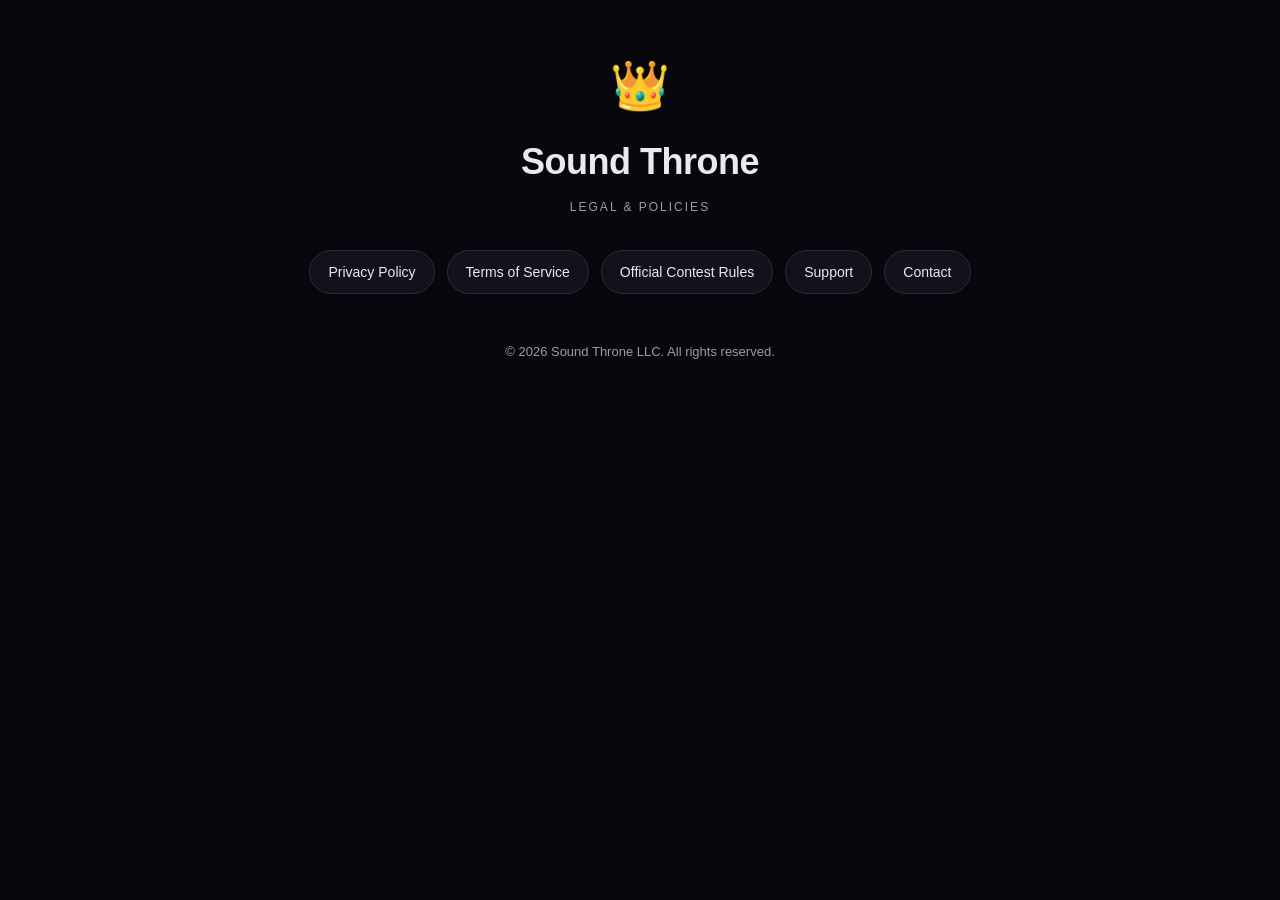
<file: index.html>
<!doctype html>
<html lang="en">
<head>
<meta charset="utf-8" />
<meta name="viewport" content="width=device-width, initial-scale=1" />
<meta name="robots" content="index,follow" />
<title>Sound Throne — Legal</title>
<link rel="stylesheet" href="style.css" />
</head>
<body>
<main>
  <header class="hero">
    <div class="crown">👑</div>
    <h1>Sound Throne</h1>
    <p class="tag">Legal &amp; Policies</p>
  </header>
  <nav class="links">
    <a href="privacy.html">Privacy Policy</a>
    <a href="terms.html">Terms of Service</a>
    <a href="terms.html#official-contest-rules">Official Contest Rules</a>
    <a href="support.html">Support</a>
    <a href="mailto:support@soundthrone.app">Contact</a>
  </nav>
  <footer>
    <p>© 2026 Sound Throne LLC. All rights reserved.</p>
  </footer>
</main>
</body>
</html>
</file>
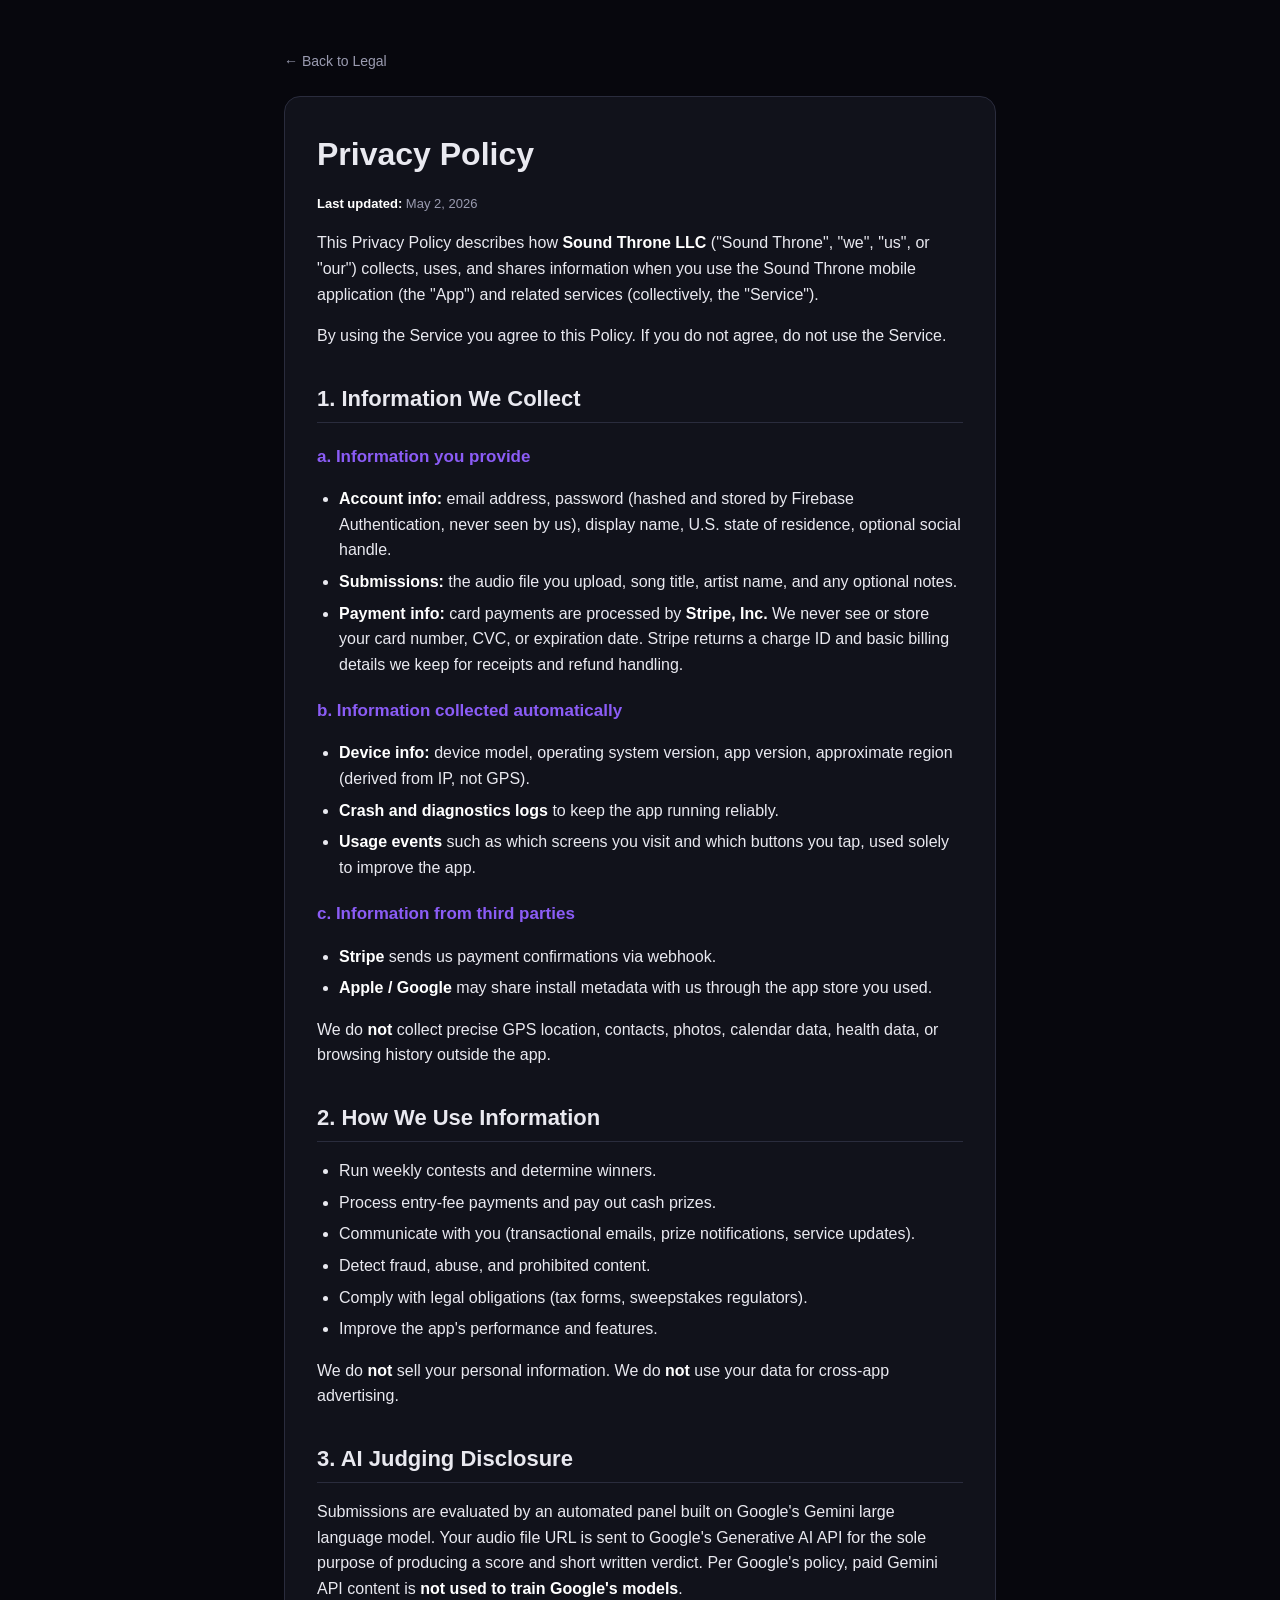
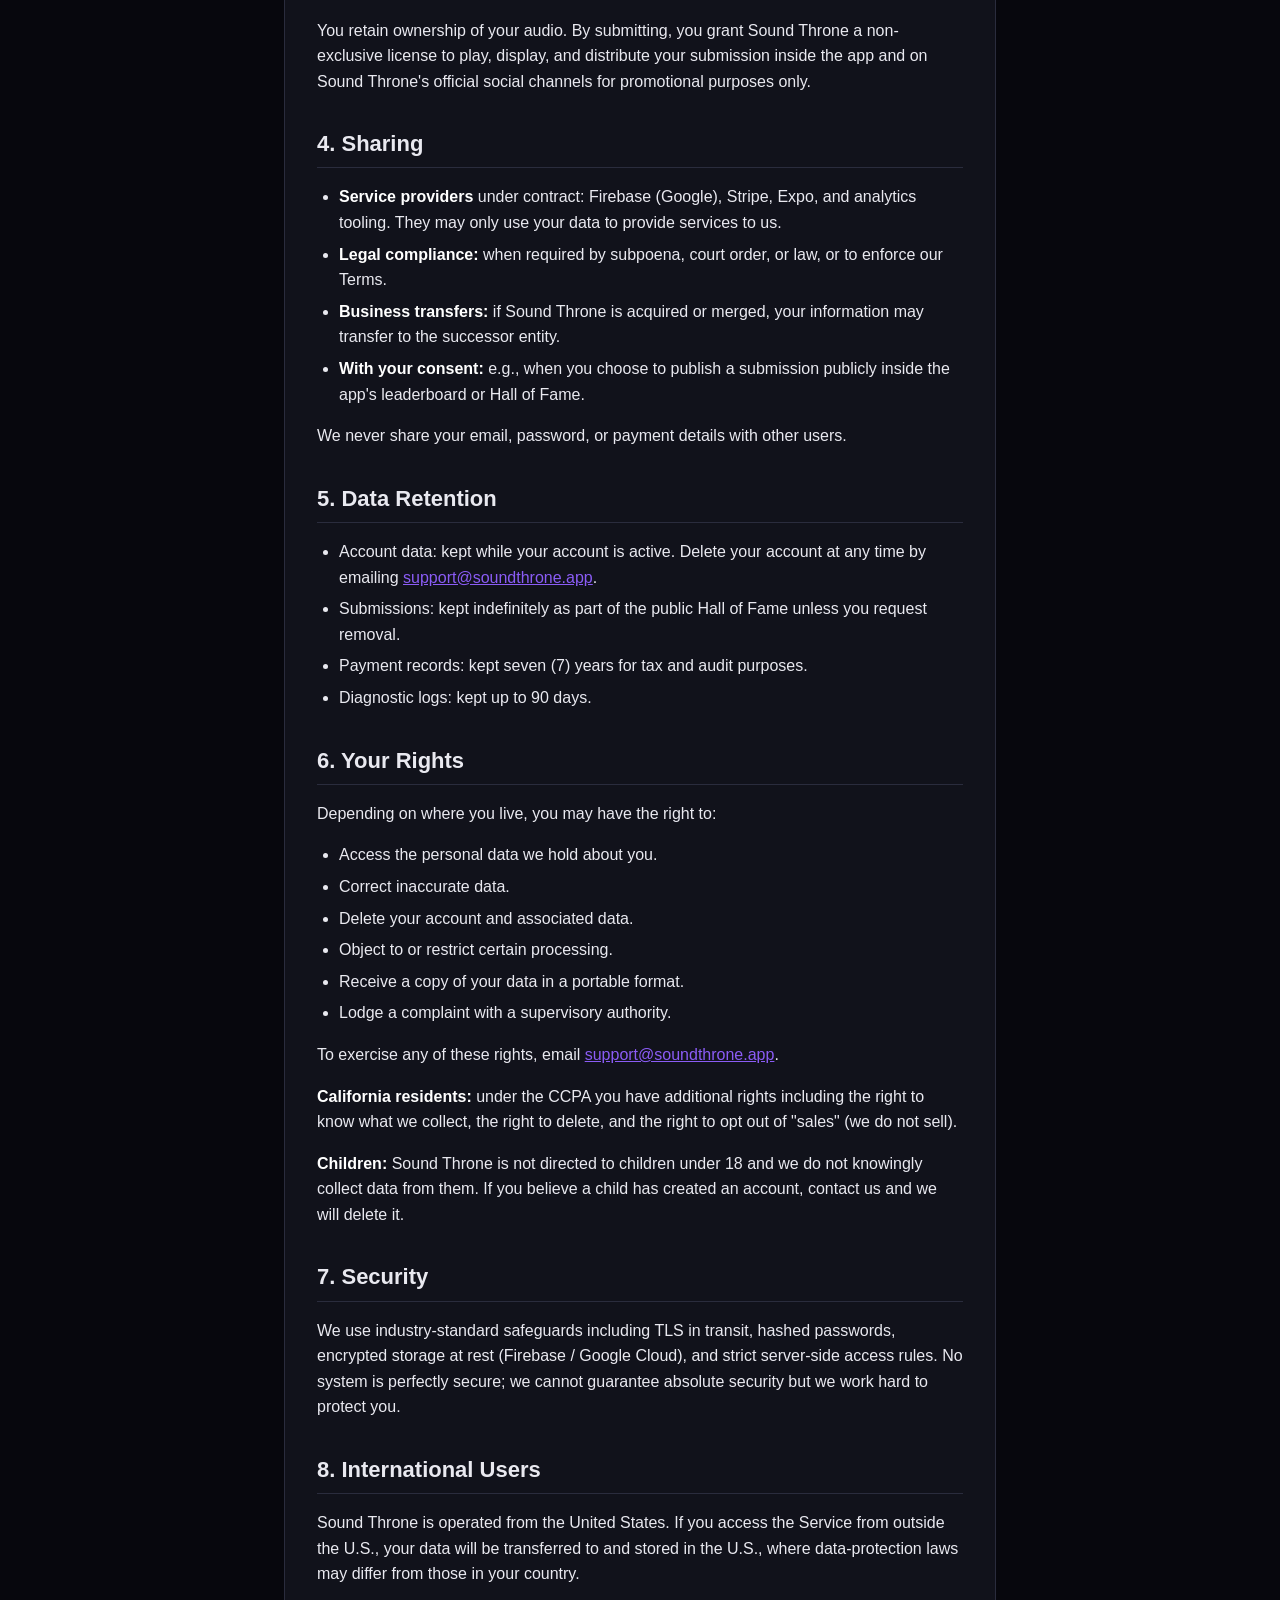
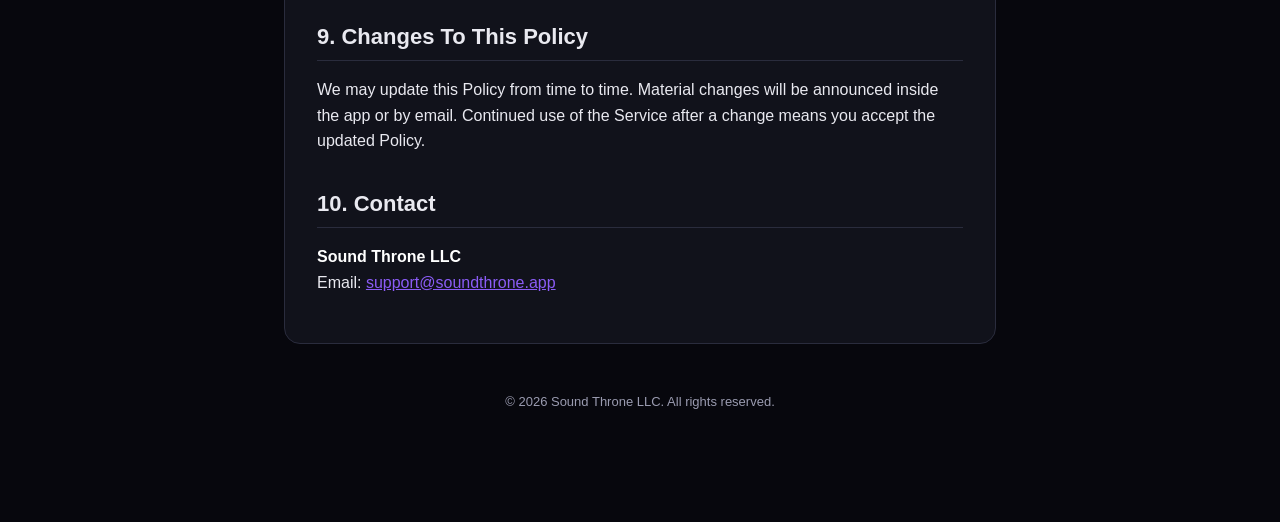
<file: privacy.html>
<!doctype html>
<html lang="en">
<head>
<meta charset="utf-8" />
<meta name="viewport" content="width=device-width, initial-scale=1" />
<title>Privacy Policy — Sound Throne</title>
<link rel="stylesheet" href="style.css" />
</head>
<body>
<main>
  <a class="back" href="index.html">← Back to Legal</a>
  <article>
    <h1>Privacy Policy</h1>
    <p class="updated"><strong>Last updated:</strong> May 2, 2026</p>

    <p>This Privacy Policy describes how <strong>Sound Throne LLC</strong> ("Sound Throne", "we", "us", or "our") collects, uses, and shares information when you use the Sound Throne mobile application (the "App") and related services (collectively, the "Service").</p>
    <p>By using the Service you agree to this Policy. If you do not agree, do not use the Service.</p>

    <h2>1. Information We Collect</h2>

    <h3>a. Information you provide</h3>
    <ul>
      <li><strong>Account info:</strong> email address, password (hashed and stored by Firebase Authentication, never seen by us), display name, U.S. state of residence, optional social handle.</li>
      <li><strong>Submissions:</strong> the audio file you upload, song title, artist name, and any optional notes.</li>
      <li><strong>Payment info:</strong> card payments are processed by <strong>Stripe, Inc.</strong> We never see or store your card number, CVC, or expiration date. Stripe returns a charge ID and basic billing details we keep for receipts and refund handling.</li>
    </ul>

    <h3>b. Information collected automatically</h3>
    <ul>
      <li><strong>Device info:</strong> device model, operating system version, app version, approximate region (derived from IP, not GPS).</li>
      <li><strong>Crash and diagnostics logs</strong> to keep the app running reliably.</li>
      <li><strong>Usage events</strong> such as which screens you visit and which buttons you tap, used solely to improve the app.</li>
    </ul>

    <h3>c. Information from third parties</h3>
    <ul>
      <li><strong>Stripe</strong> sends us payment confirmations via webhook.</li>
      <li><strong>Apple / Google</strong> may share install metadata with us through the app store you used.</li>
    </ul>

    <p>We do <strong>not</strong> collect precise GPS location, contacts, photos, calendar data, health data, or browsing history outside the app.</p>

    <h2>2. How We Use Information</h2>
    <ul>
      <li>Run weekly contests and determine winners.</li>
      <li>Process entry-fee payments and pay out cash prizes.</li>
      <li>Communicate with you (transactional emails, prize notifications, service updates).</li>
      <li>Detect fraud, abuse, and prohibited content.</li>
      <li>Comply with legal obligations (tax forms, sweepstakes regulators).</li>
      <li>Improve the app's performance and features.</li>
    </ul>
    <p>We do <strong>not</strong> sell your personal information. We do <strong>not</strong> use your data for cross-app advertising.</p>

    <h2>3. AI Judging Disclosure</h2>
    <p>Submissions are evaluated by an automated panel built on Google's Gemini large language model. Your audio file URL is sent to Google's Generative AI API for the sole purpose of producing a score and short written verdict. Per Google's policy, paid Gemini API content is <strong>not used to train Google's models</strong>.</p>
    <p>You retain ownership of your audio. By submitting, you grant Sound Throne a non-exclusive license to play, display, and distribute your submission inside the app and on Sound Throne's official social channels for promotional purposes only.</p>

    <h2>4. Sharing</h2>
    <ul>
      <li><strong>Service providers</strong> under contract: Firebase (Google), Stripe, Expo, and analytics tooling. They may only use your data to provide services to us.</li>
      <li><strong>Legal compliance:</strong> when required by subpoena, court order, or law, or to enforce our Terms.</li>
      <li><strong>Business transfers:</strong> if Sound Throne is acquired or merged, your information may transfer to the successor entity.</li>
      <li><strong>With your consent:</strong> e.g., when you choose to publish a submission publicly inside the app's leaderboard or Hall of Fame.</li>
    </ul>
    <p>We never share your email, password, or payment details with other users.</p>

    <h2>5. Data Retention</h2>
    <ul>
      <li>Account data: kept while your account is active. Delete your account at any time by emailing <a href="mailto:support@soundthrone.app">support@soundthrone.app</a>.</li>
      <li>Submissions: kept indefinitely as part of the public Hall of Fame unless you request removal.</li>
      <li>Payment records: kept seven (7) years for tax and audit purposes.</li>
      <li>Diagnostic logs: kept up to 90 days.</li>
    </ul>

    <h2>6. Your Rights</h2>
    <p>Depending on where you live, you may have the right to:</p>
    <ul>
      <li>Access the personal data we hold about you.</li>
      <li>Correct inaccurate data.</li>
      <li>Delete your account and associated data.</li>
      <li>Object to or restrict certain processing.</li>
      <li>Receive a copy of your data in a portable format.</li>
      <li>Lodge a complaint with a supervisory authority.</li>
    </ul>
    <p>To exercise any of these rights, email <a href="mailto:support@soundthrone.app">support@soundthrone.app</a>.</p>
    <p><strong>California residents:</strong> under the CCPA you have additional rights including the right to know what we collect, the right to delete, and the right to opt out of "sales" (we do not sell).</p>
    <p><strong>Children:</strong> Sound Throne is not directed to children under 18 and we do not knowingly collect data from them. If you believe a child has created an account, contact us and we will delete it.</p>

    <h2>7. Security</h2>
    <p>We use industry-standard safeguards including TLS in transit, hashed passwords, encrypted storage at rest (Firebase / Google Cloud), and strict server-side access rules. No system is perfectly secure; we cannot guarantee absolute security but we work hard to protect you.</p>

    <h2>8. International Users</h2>
    <p>Sound Throne is operated from the United States. If you access the Service from outside the U.S., your data will be transferred to and stored in the U.S., where data-protection laws may differ from those in your country.</p>

    <h2>9. Changes To This Policy</h2>
    <p>We may update this Policy from time to time. Material changes will be announced inside the app or by email. Continued use of the Service after a change means you accept the updated Policy.</p>

    <h2>10. Contact</h2>
    <p><strong>Sound Throne LLC</strong><br />
    Email: <a href="mailto:support@soundthrone.app">support@soundthrone.app</a></p>
  </article>
  <footer>
    <p>© 2026 Sound Throne LLC. All rights reserved.</p>
  </footer>
</main>
</body>
</html>
</file>
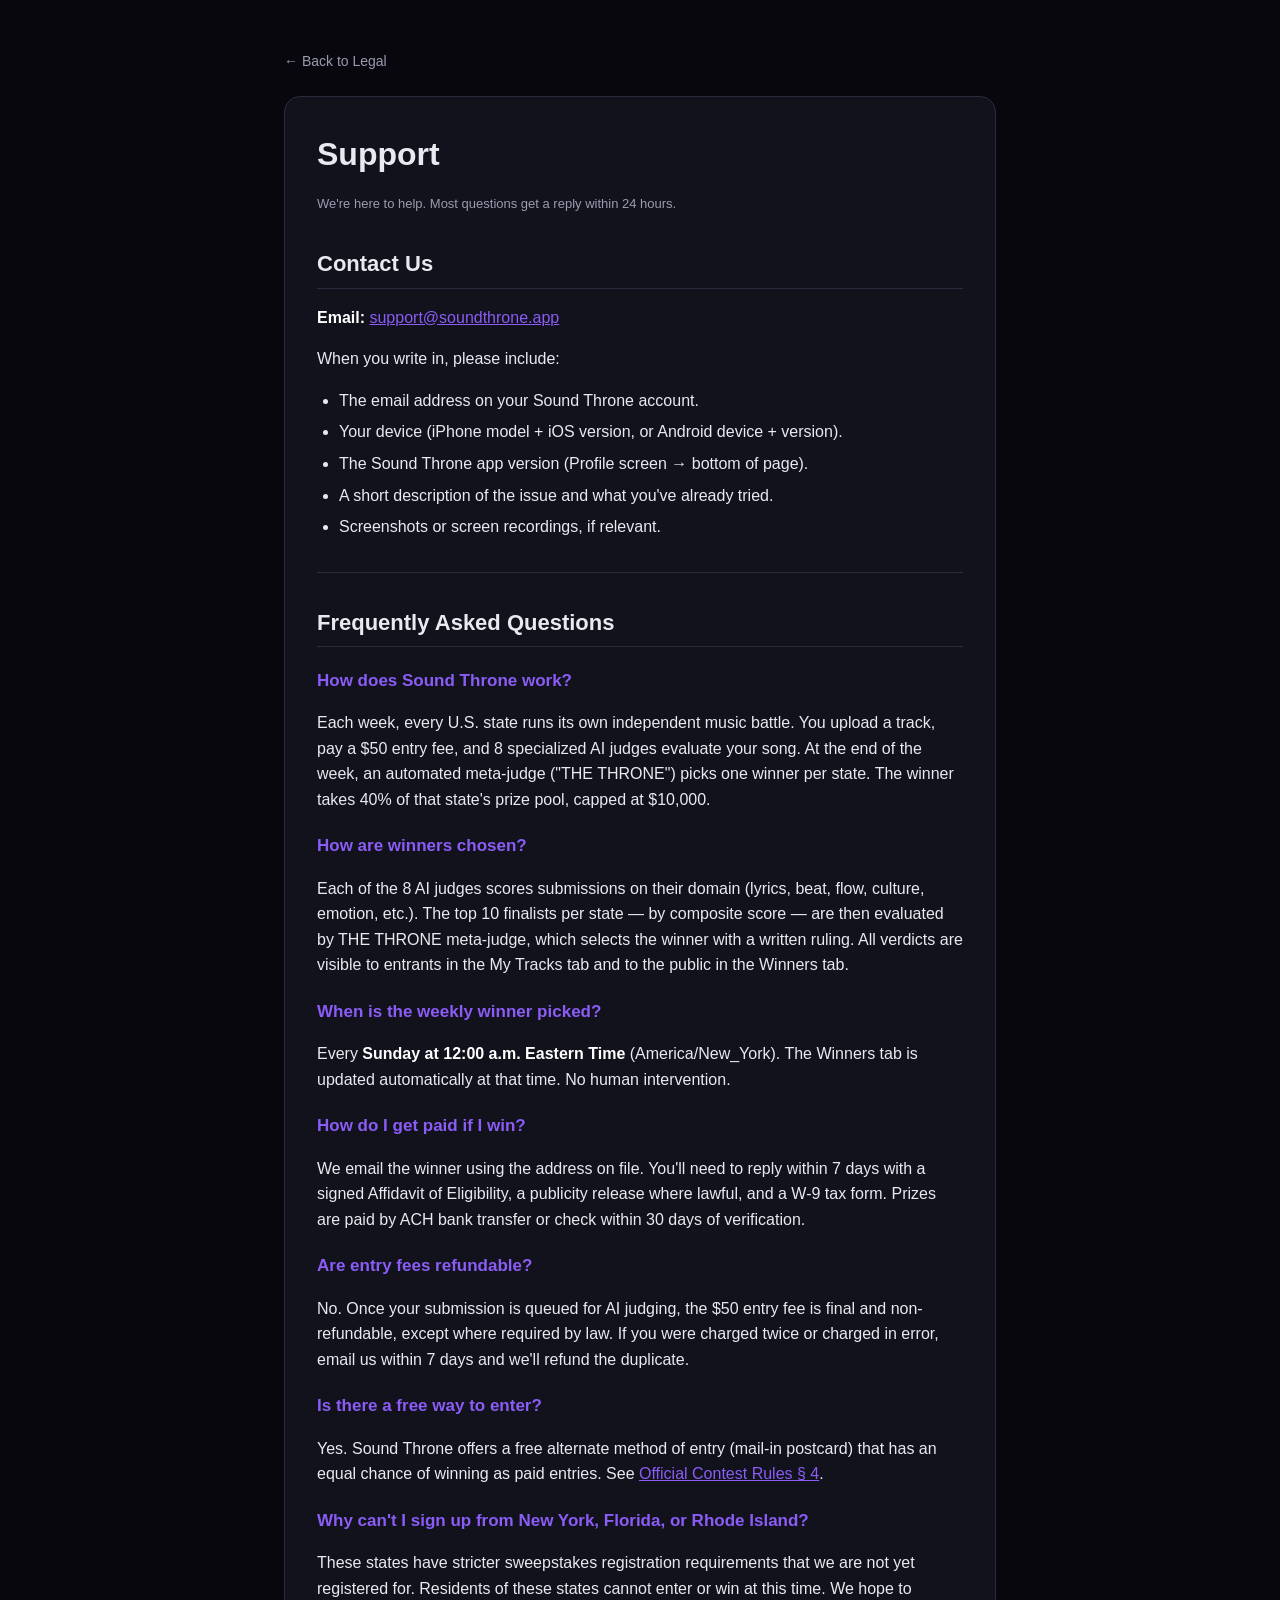
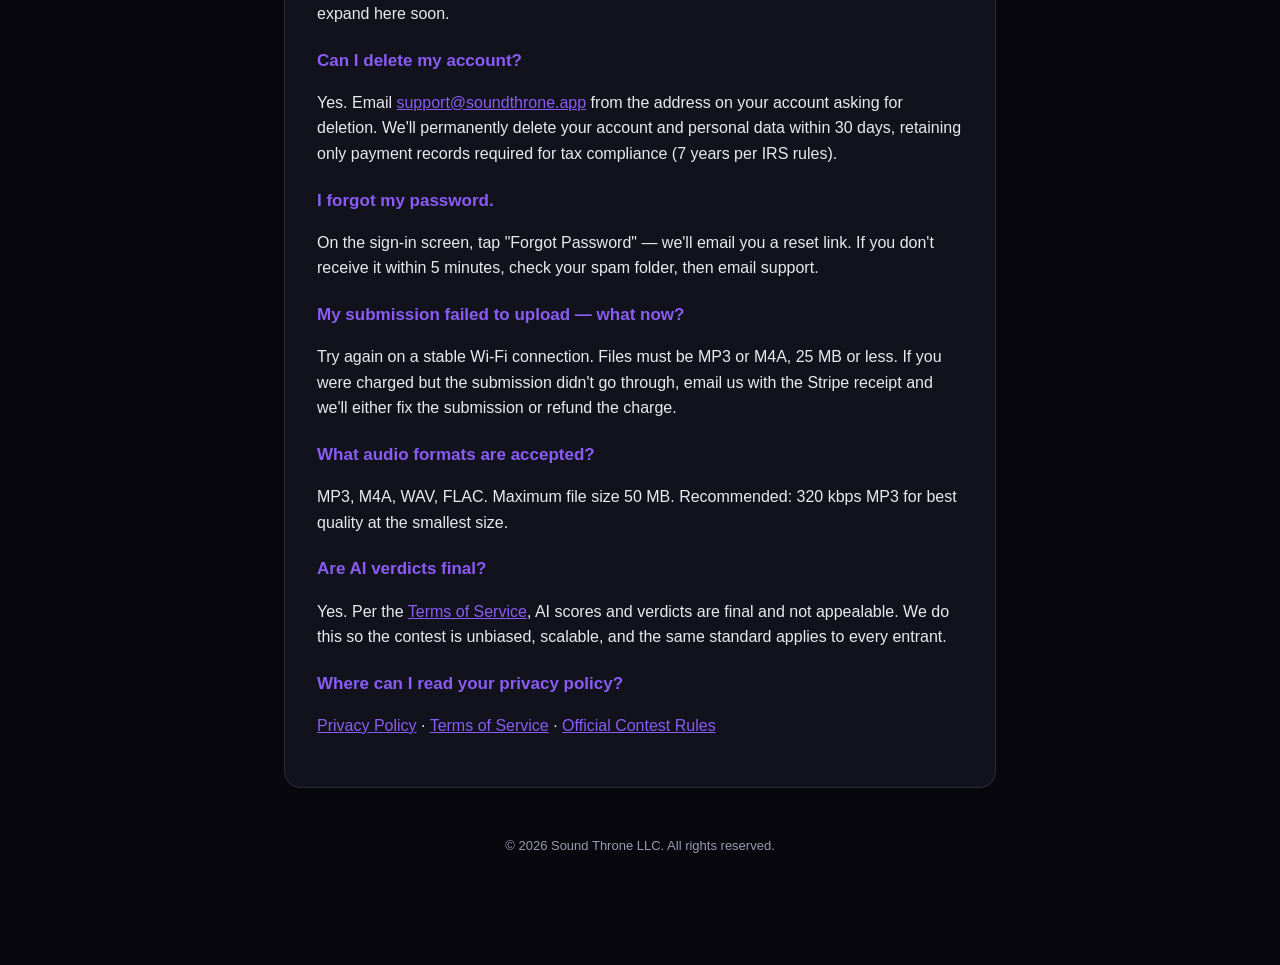
<file: support.html>
<!doctype html>
<html lang="en">
<head>
<meta charset="utf-8" />
<meta name="viewport" content="width=device-width, initial-scale=1" />
<title>Support — Sound Throne</title>
<link rel="stylesheet" href="style.css" />
</head>
<body>
<main>
  <a class="back" href="index.html">← Back to Legal</a>
  <article>
    <h1>Support</h1>
    <p class="updated">We're here to help. Most questions get a reply within 24 hours.</p>

    <h2>Contact Us</h2>
    <p><strong>Email:</strong> <a href="mailto:support@soundthrone.app">support@soundthrone.app</a></p>
    <p>When you write in, please include:</p>
    <ul>
      <li>The email address on your Sound Throne account.</li>
      <li>Your device (iPhone model + iOS version, or Android device + version).</li>
      <li>The Sound Throne app version (Profile screen → bottom of page).</li>
      <li>A short description of the issue and what you've already tried.</li>
      <li>Screenshots or screen recordings, if relevant.</li>
    </ul>

    <hr />

    <h2>Frequently Asked Questions</h2>

    <h3>How does Sound Throne work?</h3>
    <p>Each week, every U.S. state runs its own independent music battle. You upload a track, pay a $50 entry fee, and 8 specialized AI judges evaluate your song. At the end of the week, an automated meta-judge ("THE THRONE") picks one winner per state. The winner takes 40% of that state's prize pool, capped at $10,000.</p>

    <h3>How are winners chosen?</h3>
    <p>Each of the 8 AI judges scores submissions on their domain (lyrics, beat, flow, culture, emotion, etc.). The top 10 finalists per state — by composite score — are then evaluated by THE THRONE meta-judge, which selects the winner with a written ruling. All verdicts are visible to entrants in the My Tracks tab and to the public in the Winners tab.</p>

    <h3>When is the weekly winner picked?</h3>
    <p>Every <strong>Sunday at 12:00 a.m. Eastern Time</strong> (America/New_York). The Winners tab is updated automatically at that time. No human intervention.</p>

    <h3>How do I get paid if I win?</h3>
    <p>We email the winner using the address on file. You'll need to reply within 7 days with a signed Affidavit of Eligibility, a publicity release where lawful, and a W-9 tax form. Prizes are paid by ACH bank transfer or check within 30 days of verification.</p>

    <h3>Are entry fees refundable?</h3>
    <p>No. Once your submission is queued for AI judging, the $50 entry fee is final and non-refundable, except where required by law. If you were charged twice or charged in error, email us within 7 days and we'll refund the duplicate.</p>

    <h3>Is there a free way to enter?</h3>
    <p>Yes. Sound Throne offers a free alternate method of entry (mail-in postcard) that has an equal chance of winning as paid entries. See <a href="terms.html#official-contest-rules">Official Contest Rules § 4</a>.</p>

    <h3>Why can't I sign up from New York, Florida, or Rhode Island?</h3>
    <p>These states have stricter sweepstakes registration requirements that we are not yet registered for. Residents of these states cannot enter or win at this time. We hope to expand here soon.</p>

    <h3>Can I delete my account?</h3>
    <p>Yes. Email <a href="mailto:support@soundthrone.app">support@soundthrone.app</a> from the address on your account asking for deletion. We'll permanently delete your account and personal data within 30 days, retaining only payment records required for tax compliance (7 years per IRS rules).</p>

    <h3>I forgot my password.</h3>
    <p>On the sign-in screen, tap "Forgot Password" — we'll email you a reset link. If you don't receive it within 5 minutes, check your spam folder, then email support.</p>

    <h3>My submission failed to upload — what now?</h3>
    <p>Try again on a stable Wi-Fi connection. Files must be MP3 or M4A, 25 MB or less. If you were charged but the submission didn't go through, email us with the Stripe receipt and we'll either fix the submission or refund the charge.</p>

    <h3>What audio formats are accepted?</h3>
    <p>MP3, M4A, WAV, FLAC. Maximum file size 50 MB. Recommended: 320 kbps MP3 for best quality at the smallest size.</p>

    <h3>Are AI verdicts final?</h3>
    <p>Yes. Per the <a href="terms.html#terms">Terms of Service</a>, AI scores and verdicts are final and not appealable. We do this so the contest is unbiased, scalable, and the same standard applies to every entrant.</p>

    <h3>Where can I read your privacy policy?</h3>
    <p><a href="privacy.html">Privacy Policy</a> · <a href="terms.html">Terms of Service</a> · <a href="terms.html#official-contest-rules">Official Contest Rules</a></p>
  </article>
  <footer>
    <p>© 2026 Sound Throne LLC. All rights reserved.</p>
  </footer>
</main>
</body>
</html>
</file>
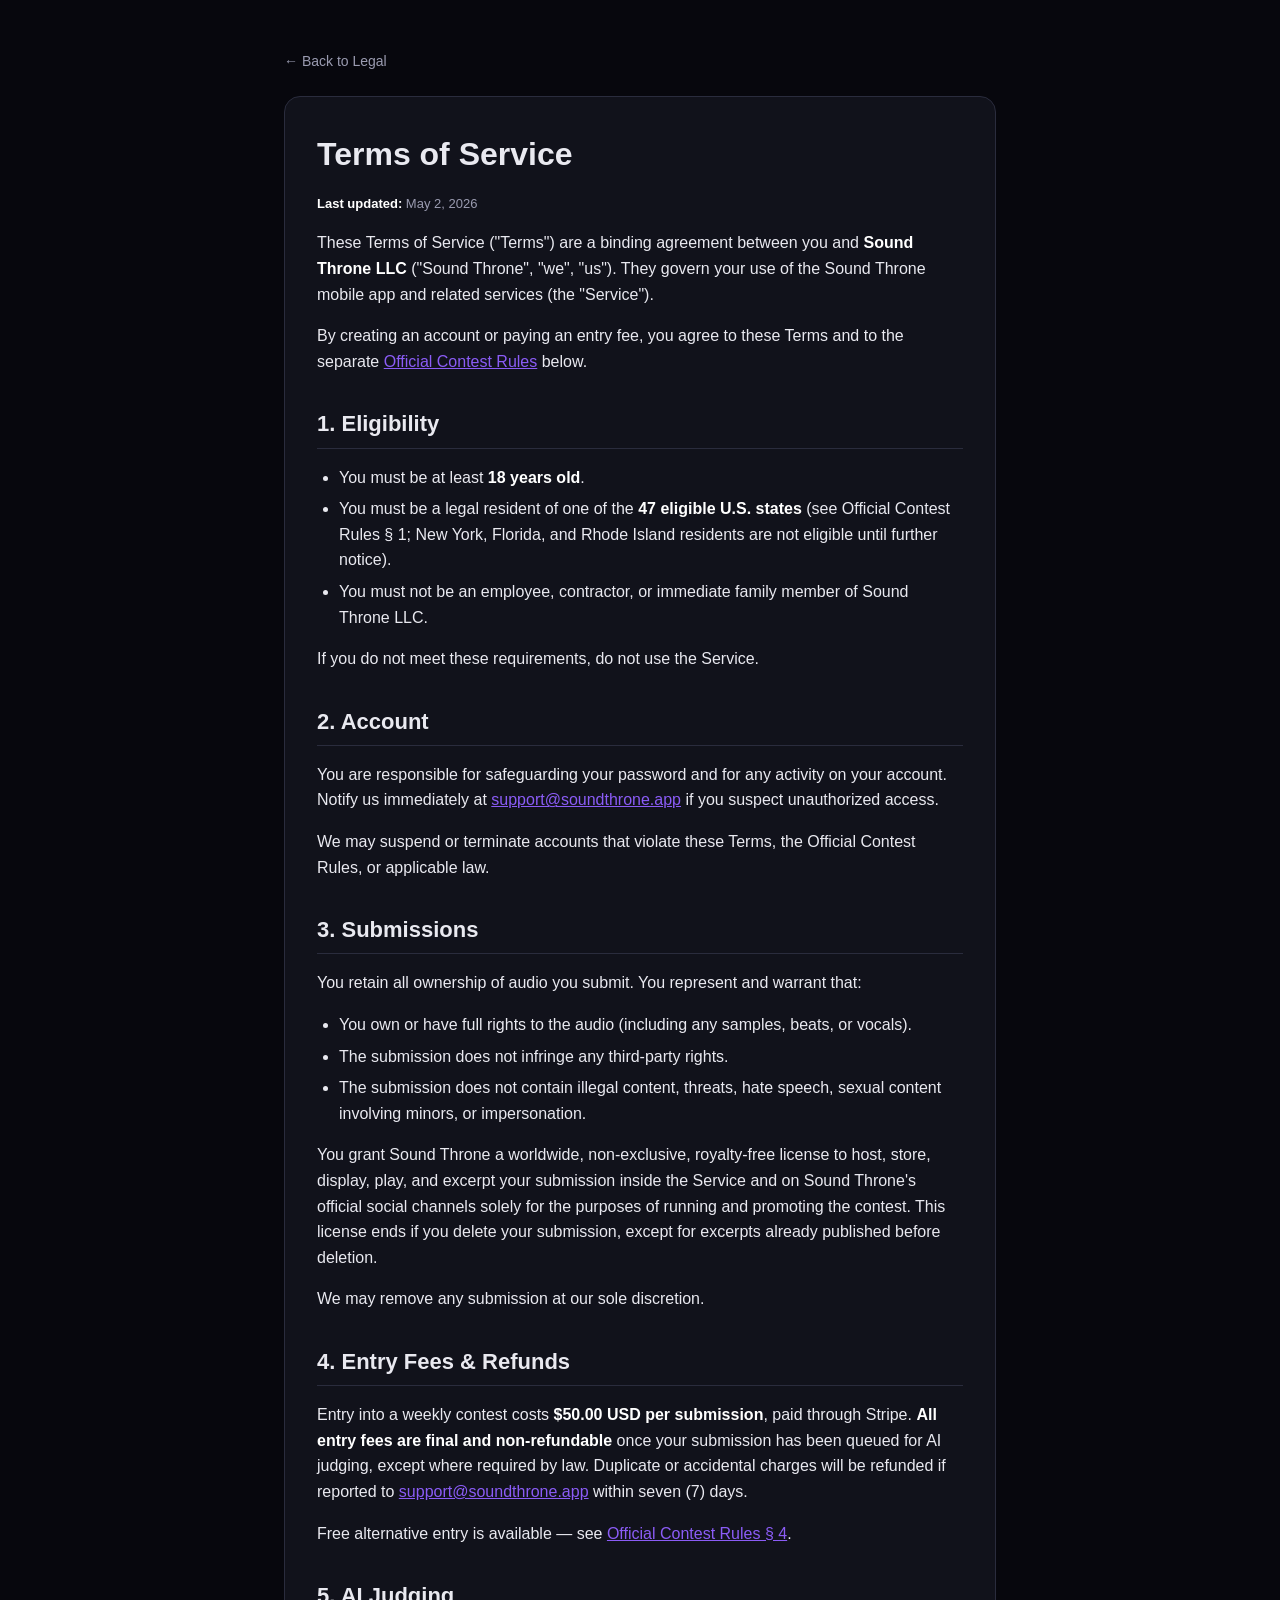
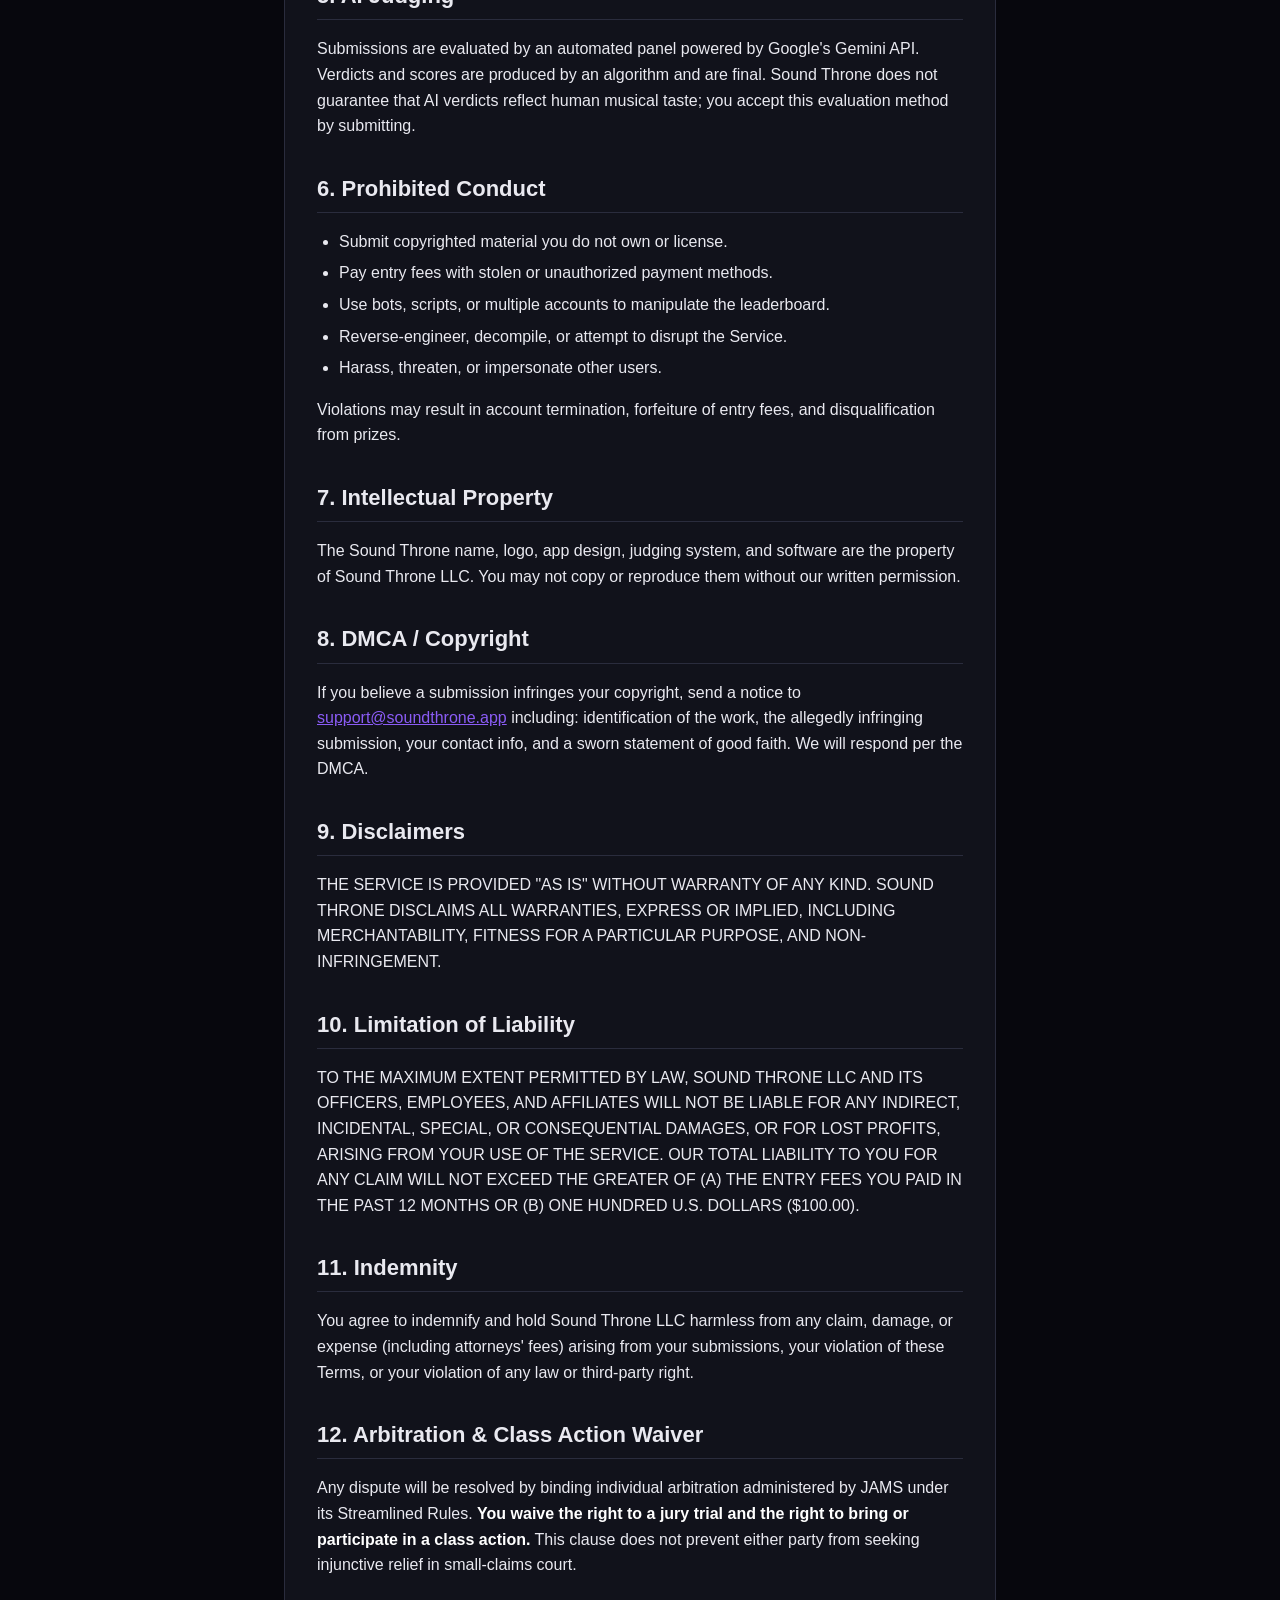
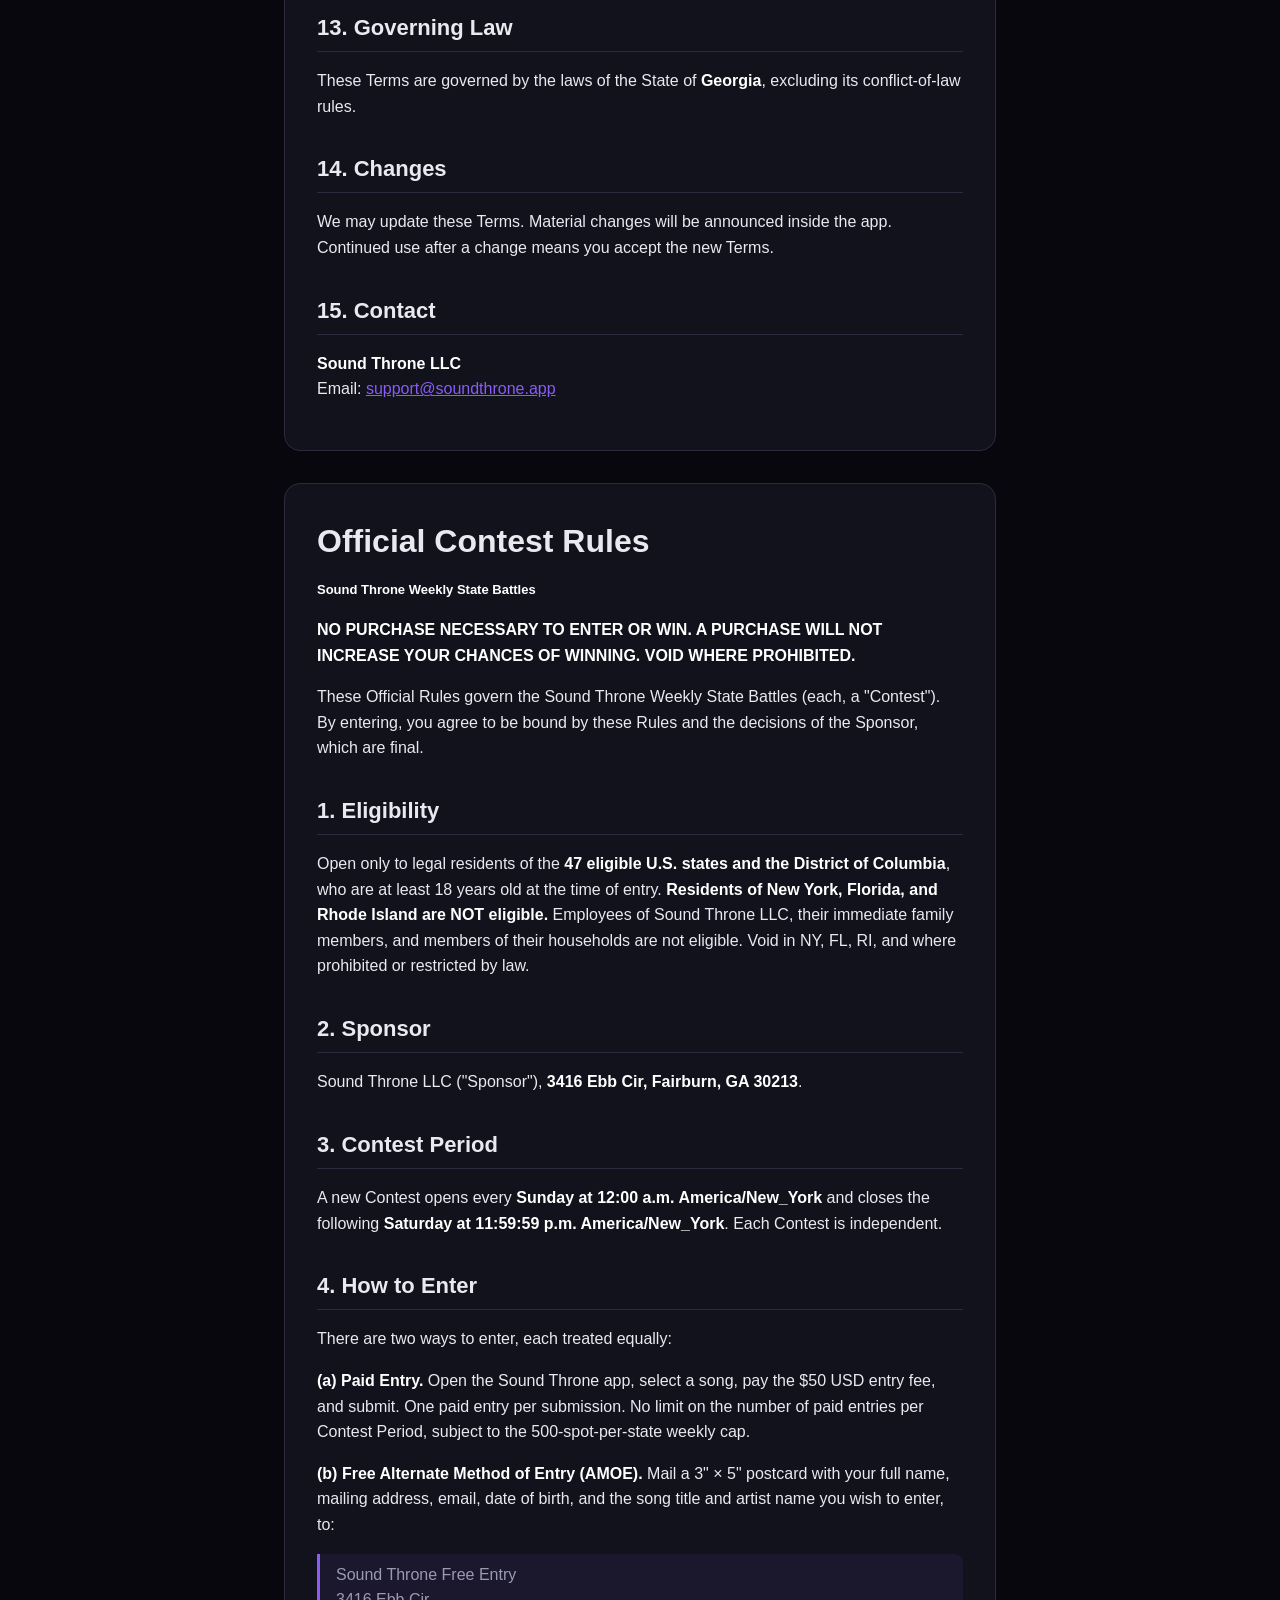
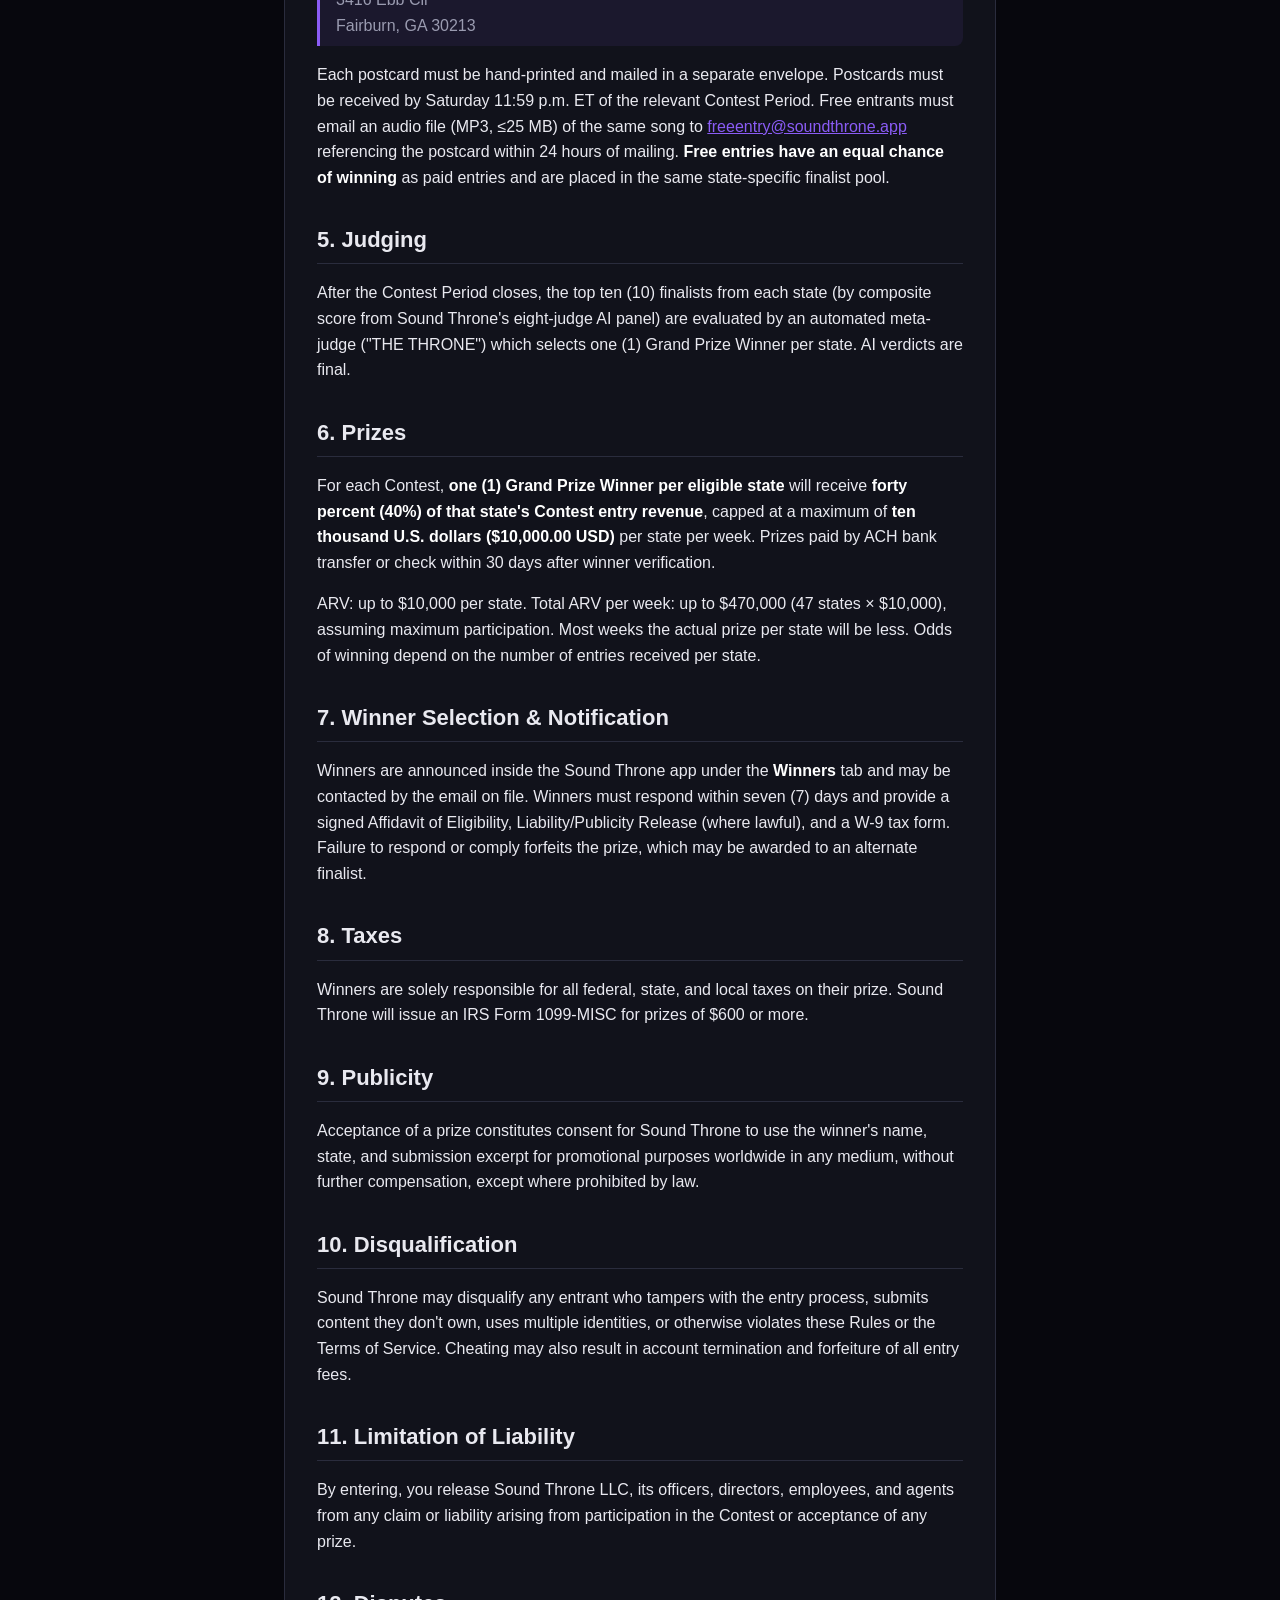
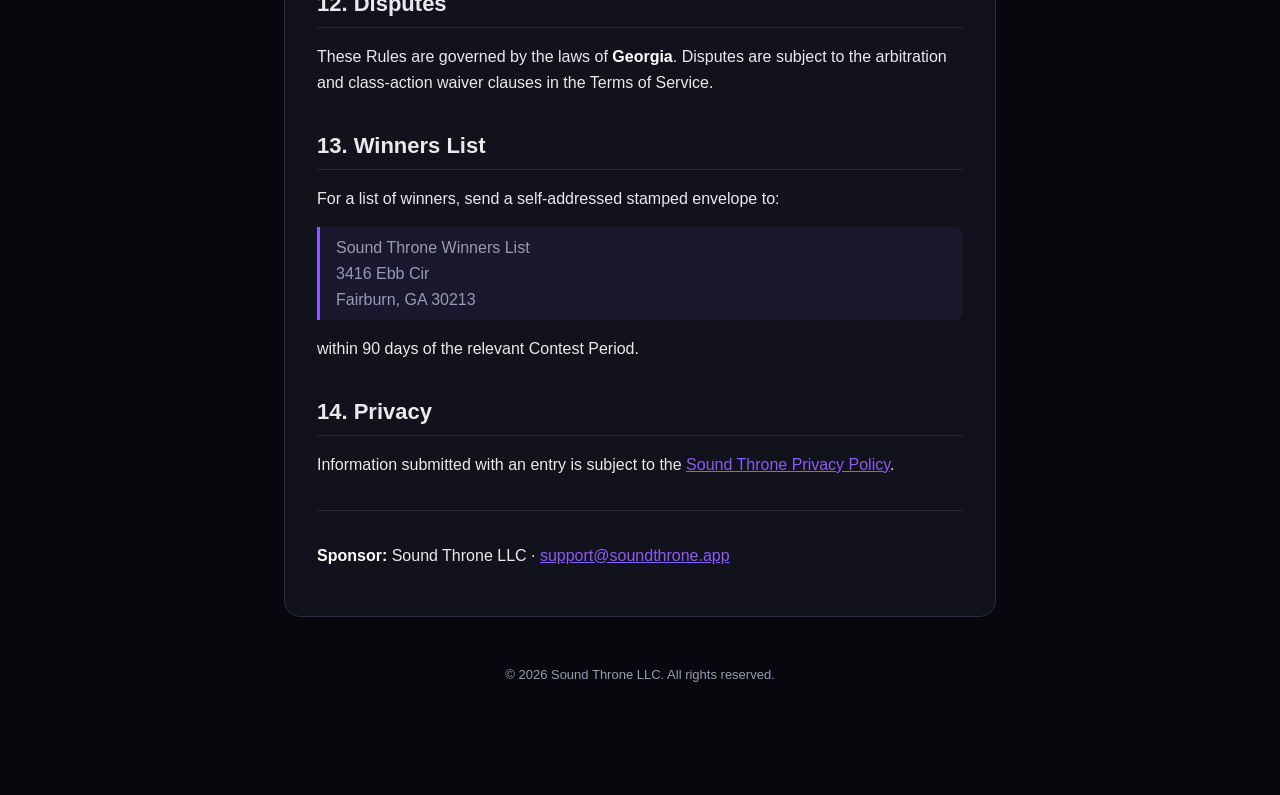
<file: terms.html>
<!doctype html>
<html lang="en">
<head>
<meta charset="utf-8" />
<meta name="viewport" content="width=device-width, initial-scale=1" />
<title>Terms of Service &amp; Contest Rules — Sound Throne</title>
<link rel="stylesheet" href="style.css" />
</head>
<body>
<main>
  <a class="back" href="index.html">← Back to Legal</a>

  <article id="terms">
    <h1>Terms of Service</h1>
    <p class="updated"><strong>Last updated:</strong> May 2, 2026</p>

    <p>These Terms of Service ("Terms") are a binding agreement between you and <strong>Sound Throne LLC</strong> ("Sound Throne", "we", "us"). They govern your use of the Sound Throne mobile app and related services (the "Service").</p>
    <p>By creating an account or paying an entry fee, you agree to these Terms and to the separate <a href="#official-contest-rules">Official Contest Rules</a> below.</p>

    <h2>1. Eligibility</h2>
    <ul>
      <li>You must be at least <strong>18 years old</strong>.</li>
      <li>You must be a legal resident of one of the <strong>47 eligible U.S. states</strong> (see Official Contest Rules § 1; New York, Florida, and Rhode Island residents are not eligible until further notice).</li>
      <li>You must not be an employee, contractor, or immediate family member of Sound Throne LLC.</li>
    </ul>
    <p>If you do not meet these requirements, do not use the Service.</p>

    <h2>2. Account</h2>
    <p>You are responsible for safeguarding your password and for any activity on your account. Notify us immediately at <a href="mailto:support@soundthrone.app">support@soundthrone.app</a> if you suspect unauthorized access.</p>
    <p>We may suspend or terminate accounts that violate these Terms, the Official Contest Rules, or applicable law.</p>

    <h2>3. Submissions</h2>
    <p>You retain all ownership of audio you submit. You represent and warrant that:</p>
    <ul>
      <li>You own or have full rights to the audio (including any samples, beats, or vocals).</li>
      <li>The submission does not infringe any third-party rights.</li>
      <li>The submission does not contain illegal content, threats, hate speech, sexual content involving minors, or impersonation.</li>
    </ul>
    <p>You grant Sound Throne a worldwide, non-exclusive, royalty-free license to host, store, display, play, and excerpt your submission inside the Service and on Sound Throne's official social channels solely for the purposes of running and promoting the contest. This license ends if you delete your submission, except for excerpts already published before deletion.</p>
    <p>We may remove any submission at our sole discretion.</p>

    <h2>4. Entry Fees &amp; Refunds</h2>
    <p>Entry into a weekly contest costs <strong>$50.00 USD per submission</strong>, paid through Stripe. <strong>All entry fees are final and non-refundable</strong> once your submission has been queued for AI judging, except where required by law. Duplicate or accidental charges will be refunded if reported to <a href="mailto:support@soundthrone.app">support@soundthrone.app</a> within seven (7) days.</p>
    <p>Free alternative entry is available — see <a href="#official-contest-rules">Official Contest Rules § 4</a>.</p>

    <h2>5. AI Judging</h2>
    <p>Submissions are evaluated by an automated panel powered by Google's Gemini API. Verdicts and scores are produced by an algorithm and are final. Sound Throne does not guarantee that AI verdicts reflect human musical taste; you accept this evaluation method by submitting.</p>

    <h2>6. Prohibited Conduct</h2>
    <ul>
      <li>Submit copyrighted material you do not own or license.</li>
      <li>Pay entry fees with stolen or unauthorized payment methods.</li>
      <li>Use bots, scripts, or multiple accounts to manipulate the leaderboard.</li>
      <li>Reverse-engineer, decompile, or attempt to disrupt the Service.</li>
      <li>Harass, threaten, or impersonate other users.</li>
    </ul>
    <p>Violations may result in account termination, forfeiture of entry fees, and disqualification from prizes.</p>

    <h2>7. Intellectual Property</h2>
    <p>The Sound Throne name, logo, app design, judging system, and software are the property of Sound Throne LLC. You may not copy or reproduce them without our written permission.</p>

    <h2>8. DMCA / Copyright</h2>
    <p>If you believe a submission infringes your copyright, send a notice to <a href="mailto:support@soundthrone.app">support@soundthrone.app</a> including: identification of the work, the allegedly infringing submission, your contact info, and a sworn statement of good faith. We will respond per the DMCA.</p>

    <h2>9. Disclaimers</h2>
    <p>THE SERVICE IS PROVIDED "AS IS" WITHOUT WARRANTY OF ANY KIND. SOUND THRONE DISCLAIMS ALL WARRANTIES, EXPRESS OR IMPLIED, INCLUDING MERCHANTABILITY, FITNESS FOR A PARTICULAR PURPOSE, AND NON-INFRINGEMENT.</p>

    <h2>10. Limitation of Liability</h2>
    <p>TO THE MAXIMUM EXTENT PERMITTED BY LAW, SOUND THRONE LLC AND ITS OFFICERS, EMPLOYEES, AND AFFILIATES WILL NOT BE LIABLE FOR ANY INDIRECT, INCIDENTAL, SPECIAL, OR CONSEQUENTIAL DAMAGES, OR FOR LOST PROFITS, ARISING FROM YOUR USE OF THE SERVICE. OUR TOTAL LIABILITY TO YOU FOR ANY CLAIM WILL NOT EXCEED THE GREATER OF (A) THE ENTRY FEES YOU PAID IN THE PAST 12 MONTHS OR (B) ONE HUNDRED U.S. DOLLARS ($100.00).</p>

    <h2>11. Indemnity</h2>
    <p>You agree to indemnify and hold Sound Throne LLC harmless from any claim, damage, or expense (including attorneys' fees) arising from your submissions, your violation of these Terms, or your violation of any law or third-party right.</p>

    <h2>12. Arbitration &amp; Class Action Waiver</h2>
    <p>Any dispute will be resolved by binding individual arbitration administered by JAMS under its Streamlined Rules. <strong>You waive the right to a jury trial and the right to bring or participate in a class action.</strong> This clause does not prevent either party from seeking injunctive relief in small-claims court.</p>

    <h2>13. Governing Law</h2>
    <p>These Terms are governed by the laws of the State of <strong>Georgia</strong>, excluding its conflict-of-law rules.</p>

    <h2>14. Changes</h2>
    <p>We may update these Terms. Material changes will be announced inside the app. Continued use after a change means you accept the new Terms.</p>

    <h2>15. Contact</h2>
    <p><strong>Sound Throne LLC</strong><br />
    Email: <a href="mailto:support@soundthrone.app">support@soundthrone.app</a></p>
  </article>

  <article id="official-contest-rules" style="margin-top:32px;">
    <h1>Official Contest Rules</h1>
    <p class="updated"><strong>Sound Throne Weekly State Battles</strong></p>
    <p><strong>NO PURCHASE NECESSARY TO ENTER OR WIN. A PURCHASE WILL NOT INCREASE YOUR CHANCES OF WINNING. VOID WHERE PROHIBITED.</strong></p>
    <p>These Official Rules govern the Sound Throne Weekly State Battles (each, a "Contest"). By entering, you agree to be bound by these Rules and the decisions of the Sponsor, which are final.</p>

    <h2>1. Eligibility</h2>
    <p>Open only to legal residents of the <strong>47 eligible U.S. states and the District of Columbia</strong>, who are at least 18 years old at the time of entry. <strong>Residents of New York, Florida, and Rhode Island are NOT eligible.</strong> Employees of Sound Throne LLC, their immediate family members, and members of their households are not eligible. Void in NY, FL, RI, and where prohibited or restricted by law.</p>

    <h2>2. Sponsor</h2>
    <p>Sound Throne LLC ("Sponsor"), <strong>3416 Ebb Cir, Fairburn, GA 30213</strong>.</p>

    <h2>3. Contest Period</h2>
    <p>A new Contest opens every <strong>Sunday at 12:00 a.m. America/New_York</strong> and closes the following <strong>Saturday at 11:59:59 p.m. America/New_York</strong>. Each Contest is independent.</p>

    <h2>4. How to Enter</h2>
    <p>There are two ways to enter, each treated equally:</p>
    <p><strong>(a) Paid Entry.</strong> Open the Sound Throne app, select a song, pay the $50 USD entry fee, and submit. One paid entry per submission. No limit on the number of paid entries per Contest Period, subject to the 500-spot-per-state weekly cap.</p>
    <p><strong>(b) Free Alternate Method of Entry (AMOE).</strong> Mail a 3" × 5" postcard with your full name, mailing address, email, date of birth, and the song title and artist name you wish to enter, to:</p>
    <blockquote>Sound Throne Free Entry<br />3416 Ebb Cir<br />Fairburn, GA 30213</blockquote>
    <p>Each postcard must be hand-printed and mailed in a separate envelope. Postcards must be received by Saturday 11:59 p.m. ET of the relevant Contest Period. Free entrants must email an audio file (MP3, ≤25 MB) of the same song to <a href="mailto:freeentry@soundthrone.app">freeentry@soundthrone.app</a> referencing the postcard within 24 hours of mailing. <strong>Free entries have an equal chance of winning</strong> as paid entries and are placed in the same state-specific finalist pool.</p>

    <h2>5. Judging</h2>
    <p>After the Contest Period closes, the top ten (10) finalists from each state (by composite score from Sound Throne's eight-judge AI panel) are evaluated by an automated meta-judge ("THE THRONE") which selects one (1) Grand Prize Winner per state. AI verdicts are final.</p>

    <h2>6. Prizes</h2>
    <p>For each Contest, <strong>one (1) Grand Prize Winner per eligible state</strong> will receive <strong>forty percent (40%) of that state's Contest entry revenue</strong>, capped at a maximum of <strong>ten thousand U.S. dollars ($10,000.00 USD)</strong> per state per week. Prizes paid by ACH bank transfer or check within 30 days after winner verification.</p>
    <p>ARV: up to $10,000 per state. Total ARV per week: up to $470,000 (47 states × $10,000), assuming maximum participation. Most weeks the actual prize per state will be less. Odds of winning depend on the number of entries received per state.</p>

    <h2>7. Winner Selection &amp; Notification</h2>
    <p>Winners are announced inside the Sound Throne app under the <strong>Winners</strong> tab and may be contacted by the email on file. Winners must respond within seven (7) days and provide a signed Affidavit of Eligibility, Liability/Publicity Release (where lawful), and a W-9 tax form. Failure to respond or comply forfeits the prize, which may be awarded to an alternate finalist.</p>

    <h2>8. Taxes</h2>
    <p>Winners are solely responsible for all federal, state, and local taxes on their prize. Sound Throne will issue an IRS Form 1099-MISC for prizes of $600 or more.</p>

    <h2>9. Publicity</h2>
    <p>Acceptance of a prize constitutes consent for Sound Throne to use the winner's name, state, and submission excerpt for promotional purposes worldwide in any medium, without further compensation, except where prohibited by law.</p>

    <h2>10. Disqualification</h2>
    <p>Sound Throne may disqualify any entrant who tampers with the entry process, submits content they don't own, uses multiple identities, or otherwise violates these Rules or the Terms of Service. Cheating may also result in account termination and forfeiture of all entry fees.</p>

    <h2>11. Limitation of Liability</h2>
    <p>By entering, you release Sound Throne LLC, its officers, directors, employees, and agents from any claim or liability arising from participation in the Contest or acceptance of any prize.</p>

    <h2>12. Disputes</h2>
    <p>These Rules are governed by the laws of <strong>Georgia</strong>. Disputes are subject to the arbitration and class-action waiver clauses in the Terms of Service.</p>

    <h2>13. Winners List</h2>
    <p>For a list of winners, send a self-addressed stamped envelope to:</p>
    <blockquote>Sound Throne Winners List<br />3416 Ebb Cir<br />Fairburn, GA 30213</blockquote>
    <p>within 90 days of the relevant Contest Period.</p>

    <h2>14. Privacy</h2>
    <p>Information submitted with an entry is subject to the <a href="privacy.html">Sound Throne Privacy Policy</a>.</p>

    <hr />
    <p><strong>Sponsor:</strong> Sound Throne LLC · <a href="mailto:support@soundthrone.app">support@soundthrone.app</a></p>
  </article>

  <footer>
    <p>© 2026 Sound Throne LLC. All rights reserved.</p>
  </footer>
</main>
</body>
</html>
</file>
<file: style.css>
:root {
  --bg: #07070d;
  --panel: #11121b;
  --border: #2a2c3d;
  --text: #e9e9f0;
  --muted: #9a9bb0;
  --accent: #8b5cf6;
}

* { box-sizing: border-box; }

html, body {
  margin: 0;
  padding: 0;
  background: var(--bg);
  color: var(--text);
  font-family: -apple-system, BlinkMacSystemFont, "Segoe UI", Roboto, Oxygen,
    Ubuntu, Cantarell, "Helvetica Neue", sans-serif;
  line-height: 1.6;
}

main {
  max-width: 760px;
  margin: 0 auto;
  padding: 48px 24px 96px;
}

.hero {
  text-align: center;
  margin-bottom: 32px;
}

.hero .crown {
  font-size: 48px;
  margin-bottom: 8px;
}

.hero h1 {
  font-size: 36px;
  margin: 0;
  letter-spacing: -0.5px;
}

.hero .tag {
  color: var(--muted);
  text-transform: uppercase;
  letter-spacing: 2px;
  font-size: 12px;
  margin-top: 8px;
}

.links {
  display: flex;
  flex-wrap: wrap;
  gap: 12px;
  justify-content: center;
  margin: 24px 0 48px;
}

.links a {
  background: var(--panel);
  border: 1px solid var(--border);
  border-radius: 999px;
  padding: 10px 18px;
  color: var(--text);
  text-decoration: none;
  font-size: 14px;
  transition: border-color 0.2s, color 0.2s;
}

.links a:hover {
  border-color: var(--accent);
  color: var(--accent);
}

article {
  background: var(--panel);
  border: 1px solid var(--border);
  border-radius: 16px;
  padding: 32px;
}

article h1 {
  font-size: 32px;
  margin: 0 0 8px;
}

article h2 {
  font-size: 22px;
  margin-top: 32px;
  margin-bottom: 8px;
  border-bottom: 1px solid var(--border);
  padding-bottom: 6px;
}

article h3 {
  font-size: 17px;
  margin-top: 20px;
  margin-bottom: 6px;
  color: var(--accent);
}

article p {
  color: var(--text);
}

article ul {
  padding-left: 22px;
}

article li {
  margin-bottom: 6px;
}

article a {
  color: var(--accent);
}

article strong {
  color: #fff;
}

article hr {
  border: 0;
  border-top: 1px solid var(--border);
  margin: 32px 0;
}

article blockquote {
  border-left: 3px solid var(--accent);
  margin: 16px 0;
  padding: 8px 16px;
  color: var(--muted);
  background: rgba(139, 92, 246, 0.08);
  border-radius: 0 8px 8px 0;
}

.back {
  display: inline-block;
  margin-bottom: 24px;
  color: var(--muted);
  text-decoration: none;
  font-size: 14px;
}

.back:hover { color: var(--accent); }

.updated {
  color: var(--muted);
  font-size: 13px;
  margin-bottom: 0;
}

footer {
  text-align: center;
  margin-top: 48px;
  color: var(--muted);
  font-size: 13px;
}
</file>
